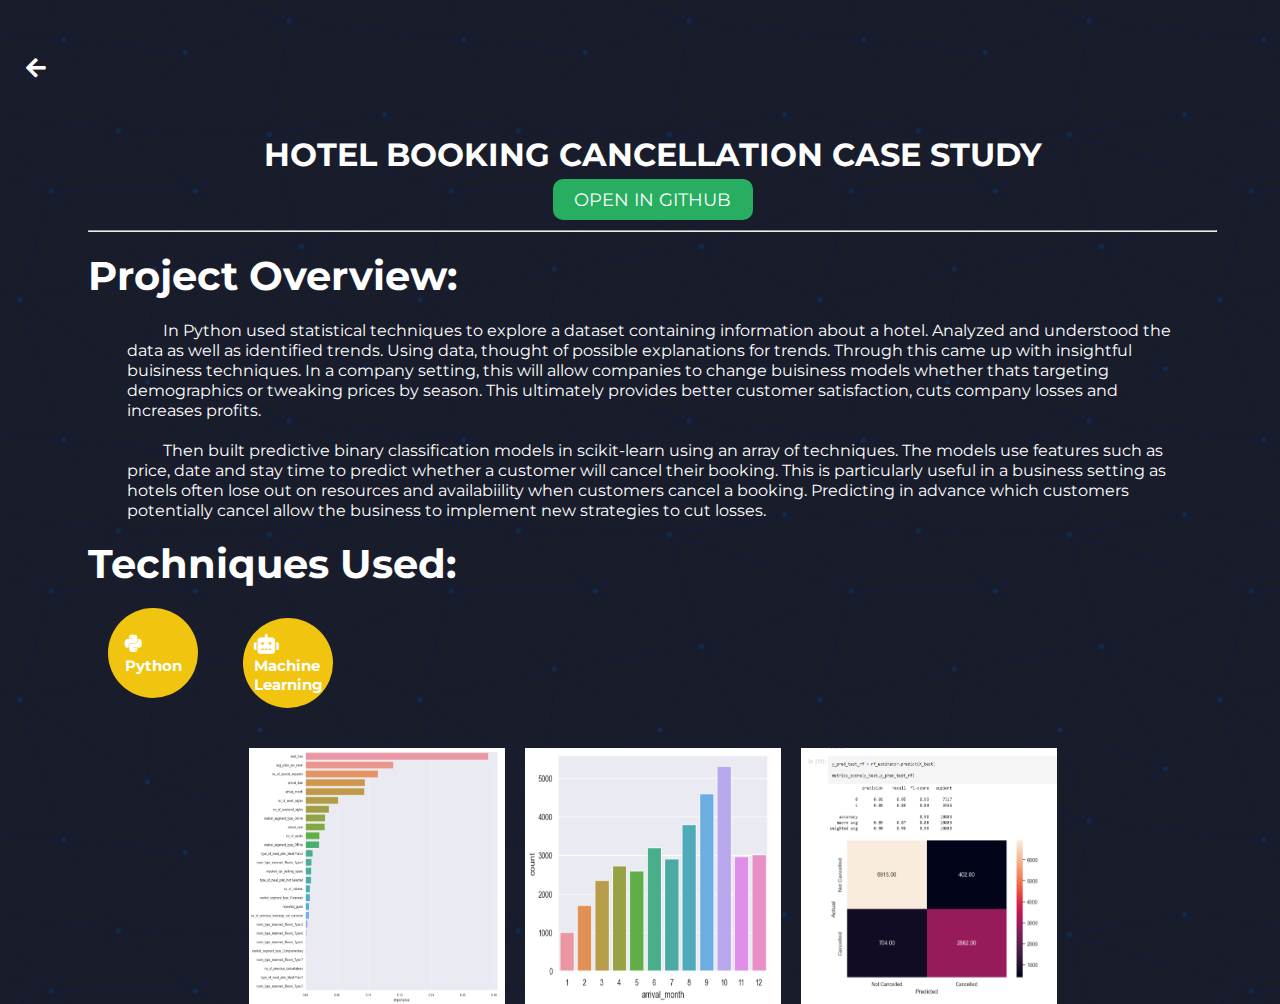
<file: ml-proj.html>
<!DOCTYPE html>

<html>
    <head>
        <meta charset="utf-8">
        <meta http-equiv="X-UA-Compatible" content="IE=edge">
        <title>Hotel Booking Cancellation Project</title>
        <meta name="description" content="">
        <meta name="viewport" content="width=device-width, initial-scale=1">
        <link href="https://fonts.googleapis.com/css2?family=Montserrat&display=swap" rel="stylesheet">
        <link rel="stylesheet" href="https://cdnjs.cloudflare.com/ajax/libs/font-awesome/5.15.4/css/all.min.css" integrity="sha512-1ycn6IcaQQ40/MKBW2W4Rhis/DbILU74C1vSrLJxCq57o941Ym01SwNsOMqvEBFlcgUa6xLiPY/NS5R+E6ztJQ==" crossorigin="anonymous" referrerpolicy="no-referrer" />
        <link rel="stylesheet" href="projects/styles/styles.css">
    </head>
    <body>
        <div class="content">
        <div class="back-btn">
            <a href="index.html#skills"><i class="fas fa-arrow-left"></i></a>                </div>
        <section id="project">
            <div class="proj-top">
            <h1 class="project-title">
                HOTEL BOOKING CANCELLATION CASE STUDY
            </h1>
            <a class = "proj-btn" id="proj1-btn" href="https://github.com/RyanChew1/Hotel-Booking-Cancellation-Case-Study" target="_blank">OPEN IN GITHUB</a>
            <hr>
        </div>
        <div class="proj-contents">
            <div class="proj-overview">
                <div class="overview-header">
                    <h1>Project Overview: </h1>
                </div>
                <p class="overview">
                    &emsp;&emsp; In Python used statistical techniques to explore a dataset containing 
                    information about a hotel.
                    Analyzed and understood the data as well as identified trends. 
                    Using data, thought of possible explanations for trends.
                    Through this came up with insightful buisiness techniques. 
                    In a company setting, this will allow companies to change buisiness models 
                    whether thats targeting demographics or tweaking prices by season. 
                    This ultimately provides better customer satisfaction, cuts company losses and increases profits.
                    <br>
                    <br>
                    &emsp;&emsp; Then built predictive binary classification models in scikit-learn using 
                    an array of techniques. The models use features such as price, date and stay time to predict
                    whether a customer will cancel their booking. This is particularly useful in a business setting
                    as hotels often lose out on resources and availabiility when customers cancel a booking.
                    Predicting in advance which customers potentially cancel allow the business to implement
                    new strategies to cut losses. 
                
                </p>
            </div>
            <div class="proj-applied">
                <div class="applied-header">
                    <h1>Techniques Used: </h1>
                    <div class="techniques">
                        <div class="overall">

                            <div class="tech">
                                <div class="tech-content">
                                    <i class="fab fa-python"></i>
                                    <h2 class="tech-text">Python</h2>
                                </div>
                            </div>
                            <div class="tech">
                                <div class="tech-content">
                                    <i class="fas fa-robot"></i>
                                    <h2 class="tech-text">Machine Learning</h2>
                                </div>
                            </div>
                            

                        </div>
                        <div class="techniques"></div>
                        <div class="libraries"></div>
                    </div>
                </div>
            </div>
            <div class="proj-img">
                <img src="projects\img\hotel-image.png" alt="" class="img">
                <img src="projects\img\hotel-img2.png" alt="" class="img">
                <img src="projects\img\hotel-img3.png" alt="" class="img">
            </div>
        </div>
        </section>
    </div>
        <script src="" async defer></script>
    </body>
</html>
</file>
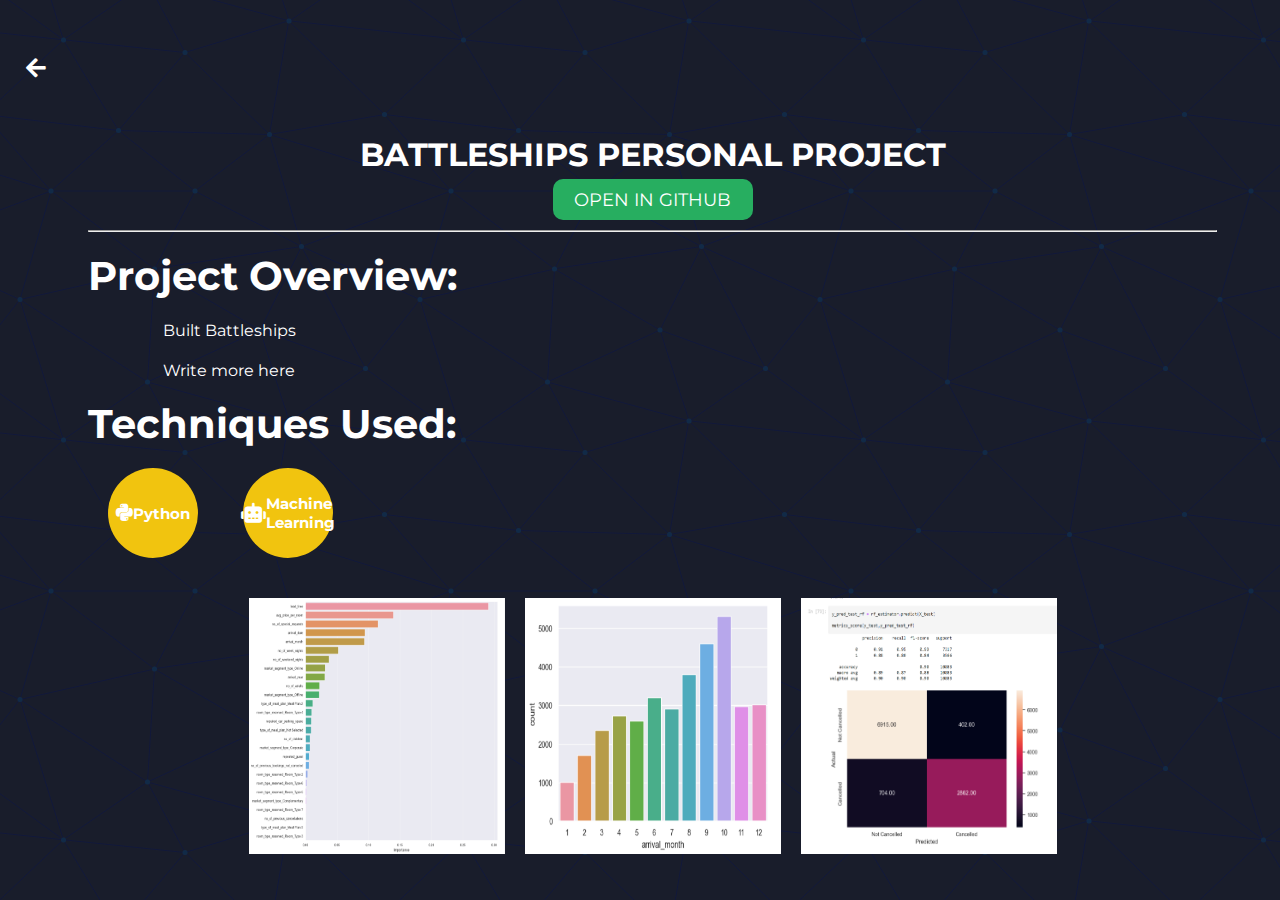
<file: prog-proj.html>
<!DOCTYPE html>

<html>
    <head>
        <meta charset="utf-8">
        <meta http-equiv="X-UA-Compatible" content="IE=edge">
        <title>Battleships</title>
        <meta name="description" content="">
        <meta name="viewport" content="width=device-width, initial-scale=1">
        <link href="https://fonts.googleapis.com/css2?family=Montserrat&display=swap" rel="stylesheet">
        <link rel="stylesheet" href="https://cdnjs.cloudflare.com/ajax/libs/font-awesome/5.15.4/css/all.min.css" integrity="sha512-1ycn6IcaQQ40/MKBW2W4Rhis/DbILU74C1vSrLJxCq57o941Ym01SwNsOMqvEBFlcgUa6xLiPY/NS5R+E6ztJQ==" crossorigin="anonymous" referrerpolicy="no-referrer" />
        <link rel="stylesheet" href="projects/styles/styles.css">
    </head>
    <body>
        <div class="content">
        <div class="back-btn">
                <a href="index.html#skills"><i class="fas fa-arrow-left"></i></a>        
        </div>
        <section id="project">
            <div class="proj-top">
            <h1 class="project-title">
                BATTLESHIPS PERSONAL PROJECT
            </h1>
            <a class = "proj-btn" id="proj1-btn" href="https://github.com/RyanChew1/battleships" target="_blank">OPEN IN GITHUB</a>
            <hr>
        </div>
        <div class="proj-contents">
            <div class="proj-overview">
                <div class="overview-header">
                    <h1>Project Overview: </h1>
                </div>
                <p class="overview">
                    &emsp;&emsp; Built Battleships
                    <br>
                    <br>
                    &emsp;&emsp; Write more here
                
                </p>
            </div>
            <div class="proj-applied">
                <div class="applied-header">
                    <h1>Techniques Used: </h1>
                    <div class="techniques">
                        <div class="overall">

                            <div class="tech">
                                <i class="fab fa-python"></i>
                                <h2 class="tech-text">Python</h2>
                            </div>

                            <div class="tech">
                                <i class="fas fa-robot"></i>
                                <h2 class="tech-text">Machine Learning</h2>
                            </div>

                        </div>
                        <div class="techniques"></div>
                        <div class="libraries"></div>
                    </div>
                </div>
            </div>
            <div class="proj-img">
                <img src="projects\img\hotel-image.png" alt="" class="img">
                <img src="projects\img\hotel-img2.png" alt="" class="img">
                <img src="projects\img\hotel-img3.png" alt="" class="img">
            </div>
        </div>
        </section>
    </div>
        <script src="" async defer></script>
    </body>
</html>
</file>
<file: projects/styles/styles.css>
* {
  margin: 0;
  padding: 0;
  box-sizing: border-box;
  list-style: none;
}

:root {
  --color-primary: #191d2b;
  --color-secondary: #27AE60;
  --color-white: #FFFFFF;
  --color-black:#000;
  --color-grey0: #f8f8f8;
  --color-grey1: #dbe1e8;
  --color-grey2: #b2becd;
  --color-grey3: #6c7983;
  --color-grey4: #454e56;
  --color-grey5: #2a2e35;
  --color-grey6: #12181b;
  --br-sm2: 14px;
  --box-shadow1: 0 3px 15px rgba(0,0,0,.3) ;
}

body {
  background-color: var(--color-primary);
  font-family: "Montserrat", sans-serif;
  font-size: 1.1rem;
  color: var(--color-white);
  transition: all 0.4 ease-in-out;
  background-image: url("data:image/svg+xml,%3Csvg xmlns='http://www.w3.org/2000/svg' width='400' height='400' viewBox='0 0 800 800'%3E%3Cg fill='none' stroke='%23091248' stroke-width='1'%3E%3Cpath d='M769 229L1037 260.9M927 880L731 737 520 660 309 538 40 599 295 764 126.5 879.5 40 599-197 493 102 382-31 229 126.5 79.5-69-63'/%3E%3Cpath d='M-31 229L237 261 390 382 603 493 308.5 537.5 101.5 381.5M370 905L295 764'/%3E%3Cpath d='M520 660L578 842 731 737 840 599 603 493 520 660 295 764 309 538 390 382 539 269 769 229 577.5 41.5 370 105 295 -36 126.5 79.5 237 261 102 382 40 599 -69 737 127 880'/%3E%3Cpath d='M520-140L578.5 42.5 731-63M603 493L539 269 237 261 370 105M902 382L539 269M390 382L102 382'/%3E%3Cpath d='M-222 42L126.5 79.5 370 105 539 269 577.5 41.5 927 80 769 229 902 382 603 493 731 737M295-36L577.5 41.5M578 842L295 764M40-201L127 80M102 382L-261 269'/%3E%3C/g%3E%3Cg fill='%23112A47'%3E%3Ccircle cx='769' cy='229' r='5'/%3E%3Ccircle cx='539' cy='269' r='5'/%3E%3Ccircle cx='603' cy='493' r='5'/%3E%3Ccircle cx='731' cy='737' r='5'/%3E%3Ccircle cx='520' cy='660' r='5'/%3E%3Ccircle cx='309' cy='538' r='5'/%3E%3Ccircle cx='295' cy='764' r='5'/%3E%3Ccircle cx='40' cy='599' r='5'/%3E%3Ccircle cx='102' cy='382' r='5'/%3E%3Ccircle cx='127' cy='80' r='5'/%3E%3Ccircle cx='370' cy='105' r='5'/%3E%3Ccircle cx='578' cy='42' r='5'/%3E%3Ccircle cx='237' cy='261' r='5'/%3E%3Ccircle cx='390' cy='382' r='5'/%3E%3C/g%3E%3C/svg%3E");
  min-height: 100vh;
}

a {
  display: inline-block;
  text-decoration: none;
  color: inherit;
  font-family: inherit;
}

hr {
  margin-top: 10px;
  width: 90%;
}

.content {
  display: flex;
  flex-direction: column;
}

.back-btn {
  display: flex;
  cursor: pointer;
  height: 15vh;
  align-items: center;
  padding-left: 2vw;
  font-size: clamp(20px, 1.75vw, 100rem);
  left: 2vw;
  top: 2vw;
}

#project {
  padding-left: clamp(10px, 2vw, 100rem);
}

.proj-top {
  display: flex;
  flex-direction: column;
  align-items: center;
}

.project-title {
  font-size: clamp(20px, 2.5vw, 100rem);
  font-weight: 700;
  text-align: center;
}

.proj-btn {
  text-align: center;
  background-color: var(--color-secondary);
  border-radius: 10px;
  margin-top: 5px;
  padding: 10px;
  width: 200px;
}

.proj-contents {
  display: flex;
  flex-direction: column;
  align-items: center;
}

.proj-overview {
  width: 90%;
}

.overview-header {
  margin-top: 20px;
  font-size: clamp(10px, 2.2vh, 20rem);
}

.overview {
  padding: 0 3vw;
  margin-top: 20px;
  font-size: clamp(10px, 1.8vh, 20rem);
}

.proj-applied {
  display: flex;
  align-items: baseline;
  width: 90%;
}

.applied-header {
  margin-top: 20px;
  font-size: clamp(10px, 2.2vh, 20rem);
}

.tech-content {
  padding: 40px;
}

.tech {
  display: inline-flex;
  align-items: center;
  justify-content: center;
  position: relative;
  width: 10vh;
  height: 10vh;
  border-radius: 50%;
  margin: 20px;
  background-color: #f1c40f; /* set the background color */
}

.tech:before {
  content: "";
  position: absolute;
  top: -50%;
  left: -50%;
  right: -50%;
  bottom: -50%;
  border-radius: 50%;
}

.tech-text {
  font-size: clamp(10px, 1.7vh, 20rem);
}

.proj-img {
  display: flex;
  flex-direction: row;
  gap: 20px;
}

.img {
  margin-top: 20px;
  height: 20vw;
  width: 20vw;
}/*# sourceMappingURL=styles.css.map */
</file>
